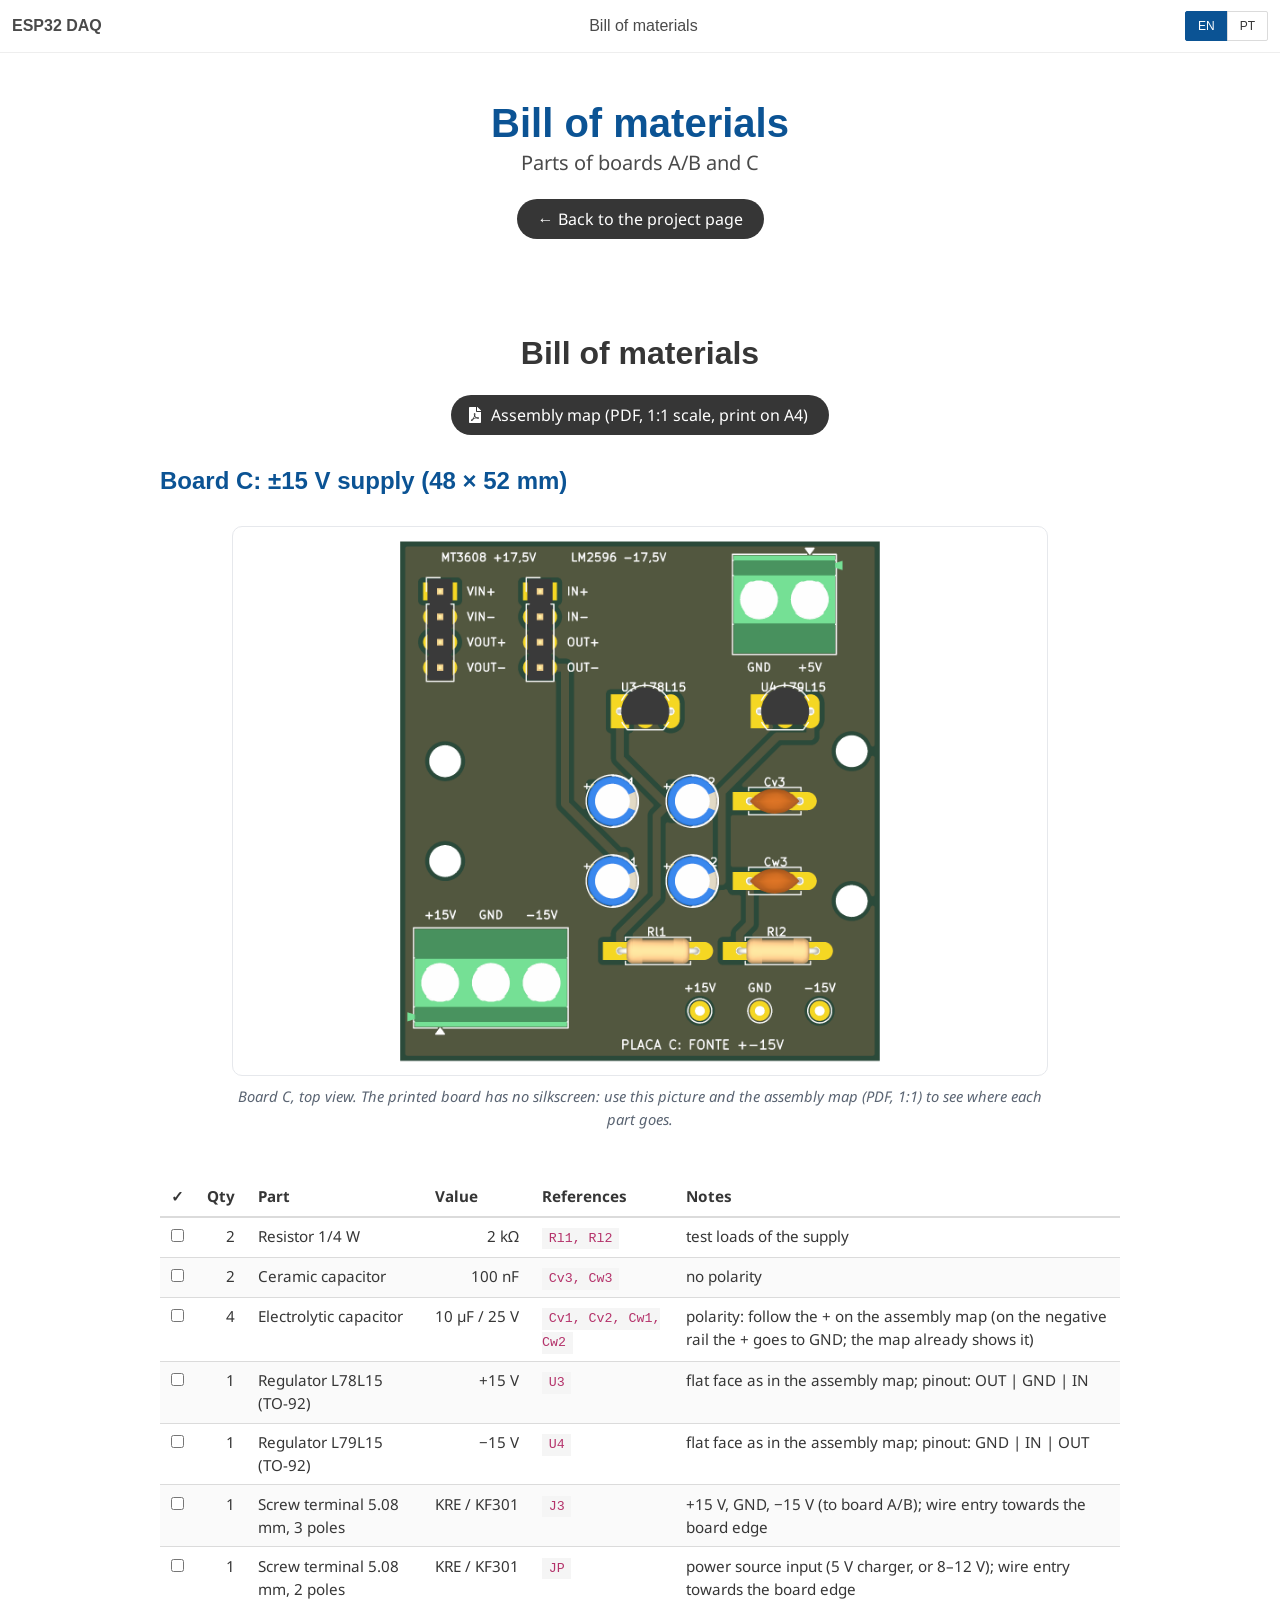
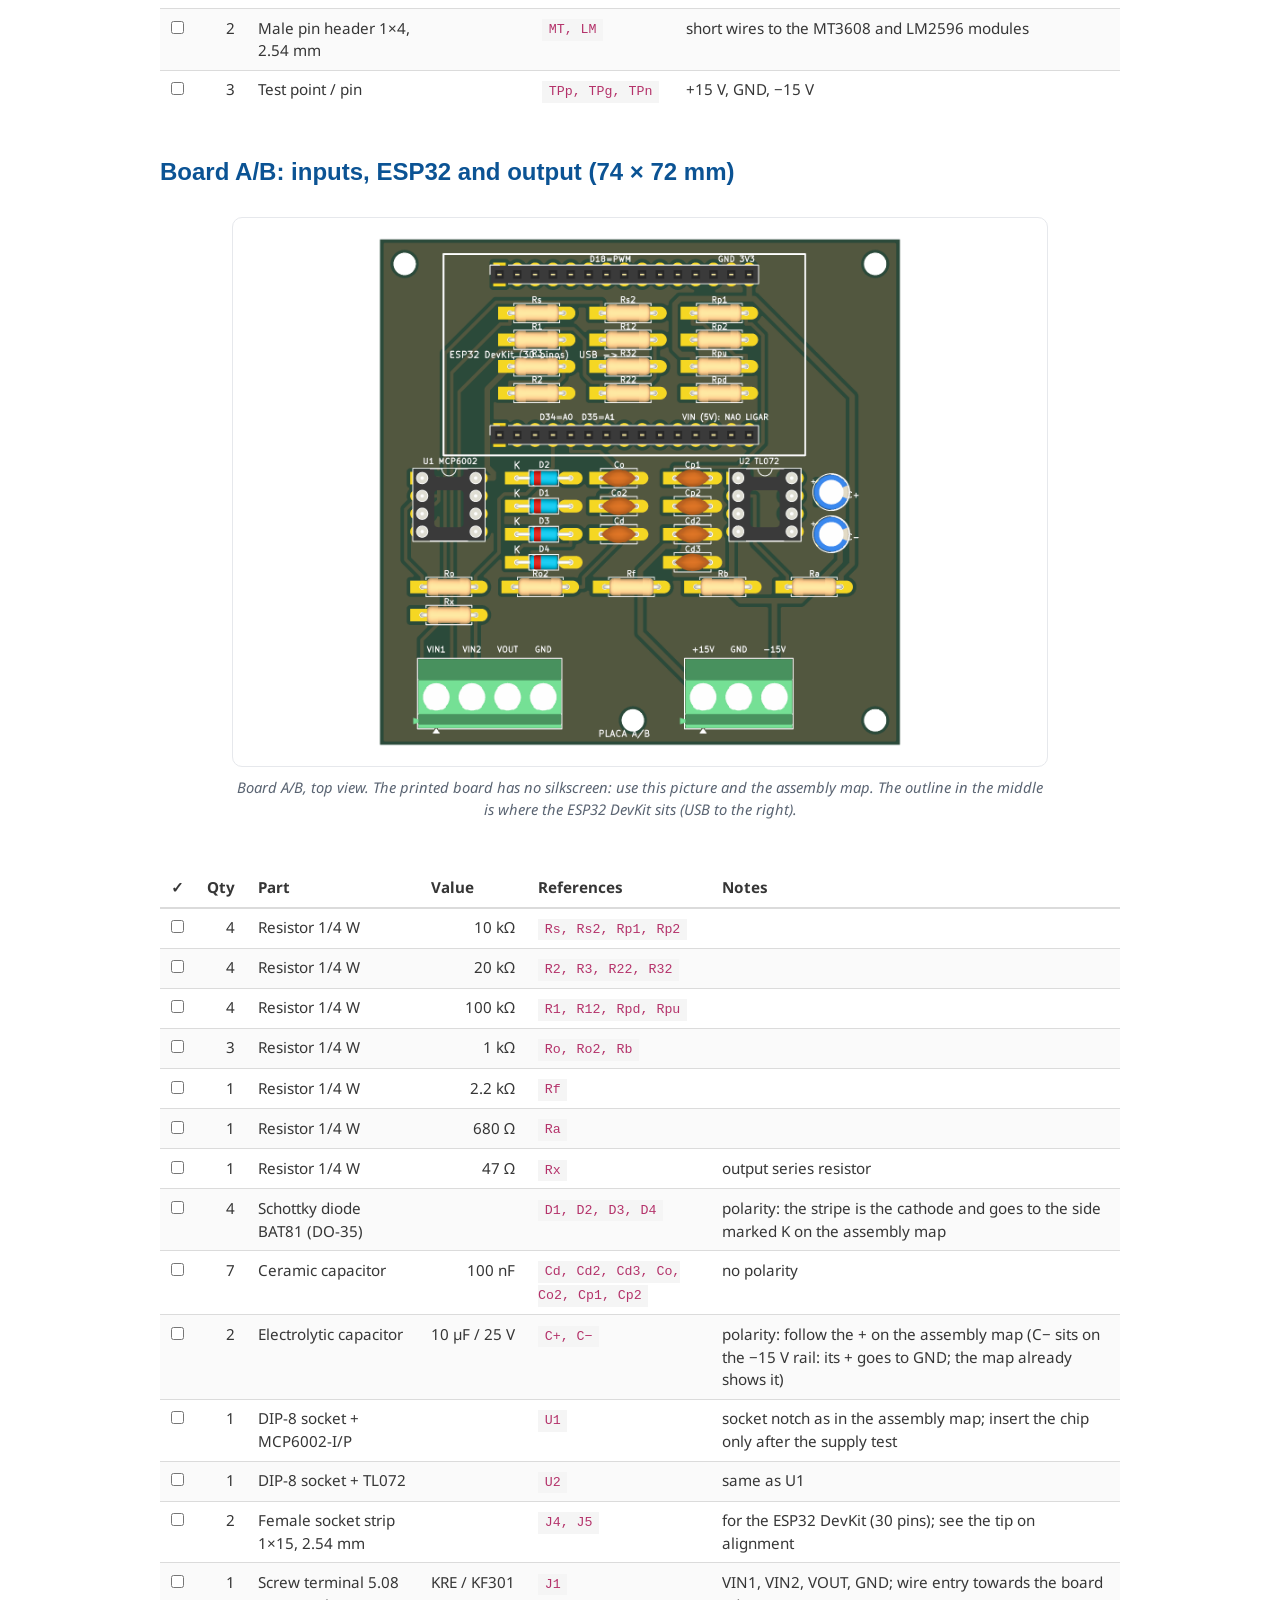
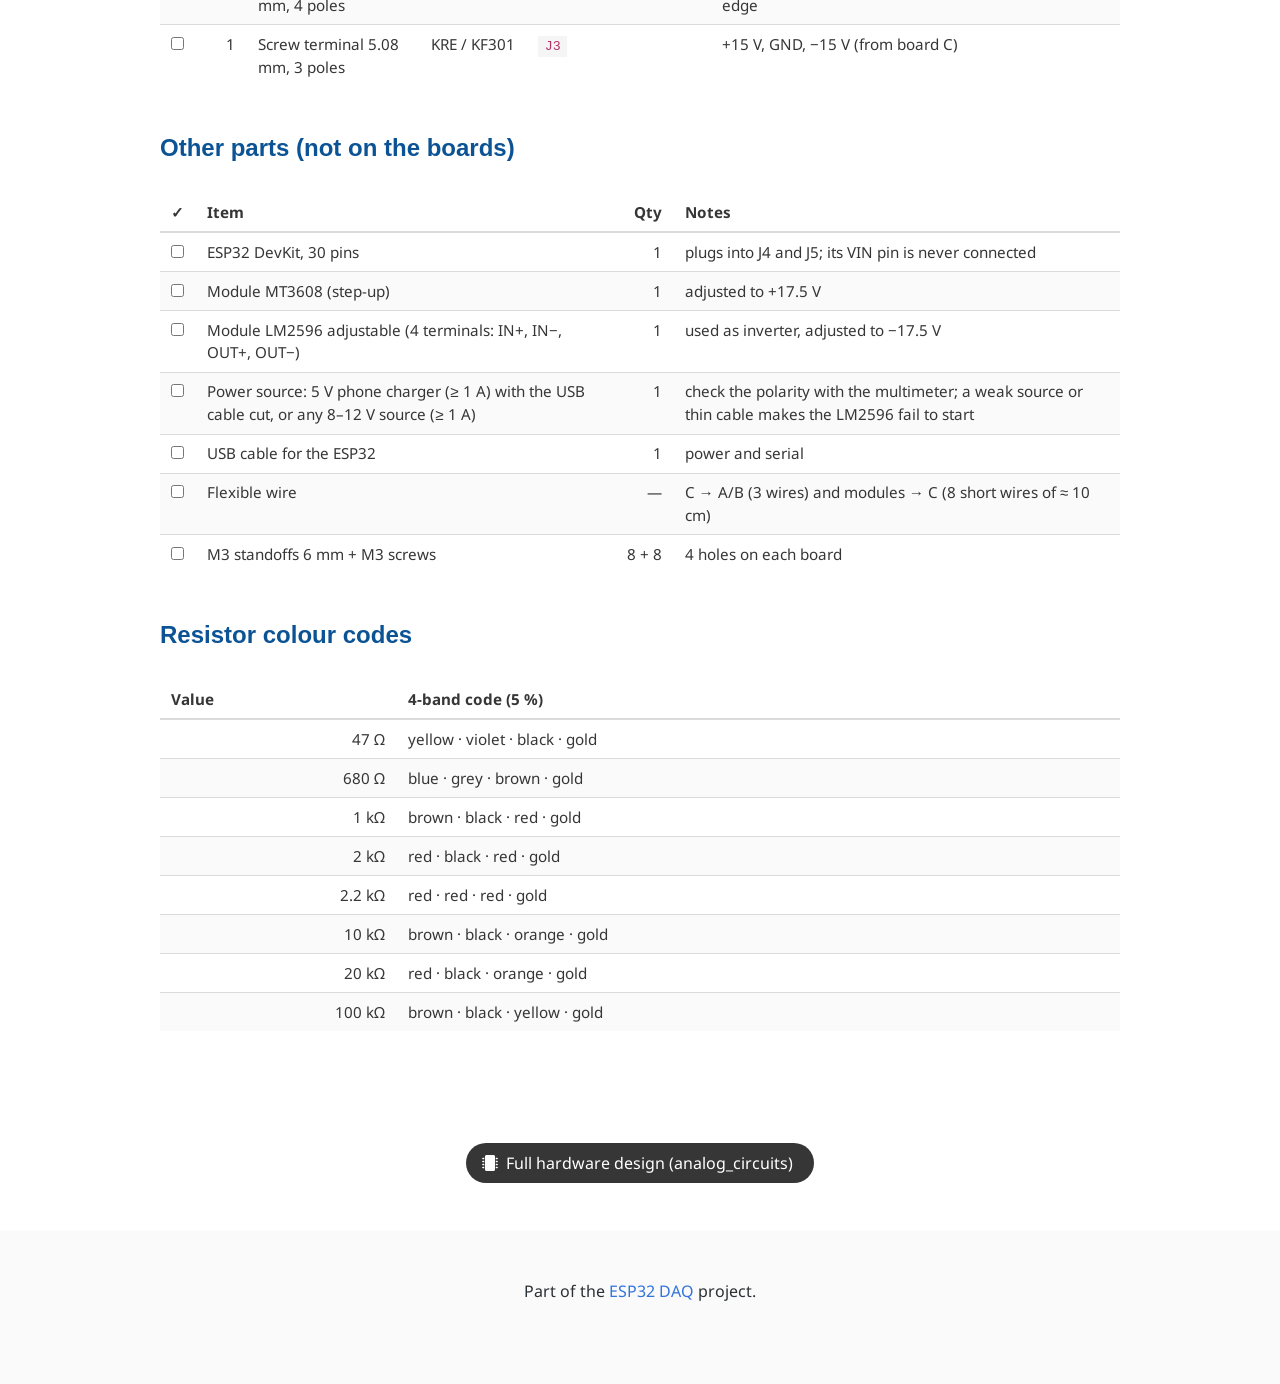
<file: docs/build.html>
<!DOCTYPE html>
<html lang="en" data-lang="en">
<head>
  <meta charset="utf-8">
  <meta name="description" content="ESP32 DAQ: bill of materials for boards A/B and C.">
  <meta name="viewport" content="width=device-width, initial-scale=1">
  <title>ESP32 DAQ: bill of materials</title>
  <link href="https://fonts.googleapis.com/css?family=Google+Sans|Noto+Sans|Castoro" rel="stylesheet">
  <link rel="stylesheet" href="./static/css/bulma.min.css">
  <link rel="stylesheet" href="./static/css/index.css">
  <link rel="stylesheet" href="./static/css/daq.css">
  <link rel="icon" href="./static/img/favicon.svg">
  <style>
    html[data-lang="en"] .pt { display: none !important; }
    html[data-lang="pt"] .en { display: none !important; }
    .langsw .button.is-active-lang { background: var(--azul); color: #fff; border-color: var(--azul); }
    table.bom td.ok, table.bom th.ok { width: 2.2rem; text-align: center; }
    table.bom code { white-space: normal; }
    ol.steps { margin-left: 1.4rem; } ol.steps li { margin: .5rem 0; }
    .warn { border-left: 4px solid #c0392b; background: #fdf1ef; padding: .8rem 1rem; border-radius: 0 8px 8px 0; margin: 1.2rem 0; }
    .tools { columns: 2; column-gap: 2rem; } @media (max-width: 768px) { .tools { columns: 1; } }
    @media print { .navbar, footer { display: none; } }
  </style>
  <script defer src="./static/js/fontawesome.all.min.js"></script>
  <script>
    (function () {
      var lang = 'en';
      try { lang = localStorage.getItem('daq-lang') || ((navigator.language || '').toLowerCase().indexOf('pt') === 0 ? 'pt' : 'en'); } catch (e) {}
      function apply(l) {
        document.documentElement.setAttribute('data-lang', l); document.documentElement.lang = l;
        document.querySelectorAll('[data-set-lang]').forEach(function (b) { b.classList.toggle('is-active-lang', b.getAttribute('data-set-lang') === l); });
      }
      document.documentElement.setAttribute('data-lang', lang);
      document.addEventListener('DOMContentLoaded', function () {
        apply(lang);
        document.querySelectorAll('[data-set-lang]').forEach(function (b) {
          b.addEventListener('click', function () { lang = b.getAttribute('data-set-lang'); apply(lang); try { localStorage.setItem('daq-lang', lang); } catch (e) {} });
        });
        var bg = document.querySelector('.navbar-burger'), m = document.querySelector('.navbar-menu');
        bg.addEventListener('click', function () { bg.classList.toggle('is-active'); m.classList.toggle('is-active'); });
        m.querySelectorAll('a.navbar-item').forEach(function (a) { a.addEventListener('click', function () { bg.classList.remove('is-active'); m.classList.remove('is-active'); }); });
      });
    })();
  </script>
</head>
<body>
<nav class="navbar" role="navigation" aria-label="main navigation">
  <div class="navbar-brand">
    <a class="navbar-item" href="./index.html"><strong>ESP32 DAQ</strong></a>
    <a role="button" class="navbar-burger" aria-label="menu" aria-expanded="false">
      <span aria-hidden="true"></span><span aria-hidden="true"></span><span aria-hidden="true"></span>
    </a>
  </div>
  <div class="navbar-menu">
    <div class="navbar-start" style="flex-grow: 1; justify-content: center;">
      <a class="navbar-item" href="#bom"><span class="en">Bill of materials</span><span class="pt">Lista de componentes</span></a>
    </div>
    <div class="navbar-end">
      <div class="navbar-item"><div class="buttons has-addons langsw">
        <button class="button is-small" data-set-lang="en">EN</button><button class="button is-small" data-set-lang="pt">PT</button>
      </div></div>
    </div>
  </div>
</nav>

<section class="hero" id="top"><div class="hero-body"><div class="container is-max-desktop has-text-centered">
  <h1 class="title is-2 publication-title"><span class="en">Bill of materials</span><span class="pt">Lista de componentes</span></h1>
  <p class="subtitle is-5"><span class="en">Parts of boards A/B and C</span><span class="pt">Peças das placas A/B e C</span></p>
  <p><a class="button is-rounded is-dark" href="./index.html"><span class="en">← Back to the project page</span><span class="pt">← Voltar à página do projeto</span></a></p>
</div></div></section>

<section class="section" id="bom"><div class="container is-max-desktop"><div class="content">
  <h2 class="title is-3 section-title has-text-centered"><span class="en">Bill of materials</span><span class="pt">Lista de componentes</span></h2>
  <p class="has-text-centered"><a class="button is-rounded is-dark" href="./static/pdf/mapa_montagem.pdf" target="_blank" rel="noopener"><span class="icon"><i class="fas fa-file-pdf"></i></span><span><span class="en">Assembly map (PDF, 1:1 scale, print on A4)</span><span class="pt">Mapa de montagem (PDF, escala 1:1, imprimir em A4)</span></span></a></p>
  <h3><span class="en">Board C: ±15 V supply (48 × 52 mm)</span><span class="pt">Placa C: fonte de ±15 V (48 × 52 mm)</span></h3>
  <figure class="fig w85"><img src="./static/img/asm_c_top.png" alt="Board C, top view with component labels"><figcaption><span class="en">Board C, top view. The printed board has no silkscreen: use this picture and the assembly map (PDF, 1:1) to see where each part goes.</span><span class="pt">Placa C, vista de cima. A placa impressa não tem serigrafia: use esta figura e o mapa de montagem (PDF, escala 1:1) para ver onde vai cada peça.</span></figcaption></figure>
  <div class="table-container"><table class="table is-striped is-fullwidth bom"><thead><tr>
<th class="ok">✓</th><th class="num"><span class="en">Qty</span><span class="pt">Qtd</span></th><th><span class="en">Part</span><span class="pt">Peça</span></th><th><span class="en">Value</span><span class="pt">Valor</span></th><th><span class="en">References</span><span class="pt">Referências</span></th><th><span class="en">Notes</span><span class="pt">Observações</span></th></tr></thead><tbody>
<tr><td class="ok"><input type="checkbox" aria-label="done"></td><td class="num">2</td><td><span class="en">Resistor 1/4 W</span><span class="pt">Resistor 1/4 W</span></td><td class="num">2 kΩ</td><td><code>Rl1, Rl2</code></td><td><span class="en">test loads of the supply</span><span class="pt">cargas de teste da fonte</span></td></tr>
<tr><td class="ok"><input type="checkbox" aria-label="done"></td><td class="num">2</td><td><span class="en">Ceramic capacitor</span><span class="pt">Capacitor cerâmico</span></td><td class="num">100 nF</td><td><code>Cv3, Cw3</code></td><td><span class="en">no polarity</span><span class="pt">sem polaridade</span></td></tr>
<tr><td class="ok"><input type="checkbox" aria-label="done"></td><td class="num">4</td><td><span class="en">Electrolytic capacitor</span><span class="pt">Capacitor eletrolítico</span></td><td class="num">10 µF / 25 V</td><td><code>Cv1, Cv2, Cw1, Cw2</code></td><td><span class="en">polarity: follow the + on the assembly map (on the negative rail the + goes to GND; the map already shows it)</span><span class="pt">polaridade: siga o + do mapa de montagem (na trilha negativa o + vai ao GND; o mapa já mostra)</span></td></tr>
<tr><td class="ok"><input type="checkbox" aria-label="done"></td><td class="num">1</td><td><span class="en">Regulator L78L15 (TO-92)</span><span class="pt">Regulador L78L15 (TO-92)</span></td><td class="num">+15 V</td><td><code>U3</code></td><td><span class="en">flat face as in the assembly map; pinout: OUT | GND | IN</span><span class="pt">face plana como no mapa de montagem; pinagem: OUT | GND | IN</span></td></tr>
<tr><td class="ok"><input type="checkbox" aria-label="done"></td><td class="num">1</td><td><span class="en">Regulator L79L15 (TO-92)</span><span class="pt">Regulador L79L15 (TO-92)</span></td><td class="num">−15 V</td><td><code>U4</code></td><td><span class="en">flat face as in the assembly map; pinout: GND | IN | OUT</span><span class="pt">face plana como no mapa de montagem; pinagem: GND | IN | OUT</span></td></tr>
<tr><td class="ok"><input type="checkbox" aria-label="done"></td><td class="num">1</td><td><span class="en">Screw terminal 5.08 mm, 3 poles</span><span class="pt">Borne de parafuso 5,08 mm, 3 polos</span></td><td class="num">KRE / KF301</td><td><code>J3</code></td><td><span class="en">+15 V, GND, −15 V (to board A/B); wire entry towards the board edge</span><span class="pt">+15 V, GND, −15 V (para a placa A/B); entrada do fio voltada para a borda</span></td></tr>
<tr><td class="ok"><input type="checkbox" aria-label="done"></td><td class="num">1</td><td><span class="en">Screw terminal 5.08 mm, 2 poles</span><span class="pt">Borne de parafuso 5,08 mm, 2 polos</span></td><td class="num">KRE / KF301</td><td><code>JP</code></td><td><span class="en">power source input (5 V charger, or 8–12 V); wire entry towards the board edge</span><span class="pt">entrada da fonte (carregador de 5 V ou 8 a 12 V); entrada do fio voltada para a borda</span></td></tr>
<tr><td class="ok"><input type="checkbox" aria-label="done"></td><td class="num">2</td><td><span class="en">Male pin header 1×4, 2.54 mm</span><span class="pt">Barra de pinos macho 1×4, 2,54 mm</span></td><td class="num"></td><td><code>MT, LM</code></td><td><span class="en">short wires to the MT3608 and LM2596 modules</span><span class="pt">fios curtos para os módulos MT3608 e LM2596</span></td></tr>
<tr><td class="ok"><input type="checkbox" aria-label="done"></td><td class="num">3</td><td><span class="en">Test point / pin</span><span class="pt">Ponto de teste / pino</span></td><td class="num"></td><td><code>TPp, TPg, TPn</code></td><td><span class="en">+15 V, GND, −15 V</span><span class="pt">+15 V, GND, −15 V</span></td></tr>
</tbody></table></div>
  <h3><span class="en">Board A/B: inputs, ESP32 and output (74 × 72 mm)</span><span class="pt">Placa A/B: entradas, ESP32 e saída (74 × 72 mm)</span></h3>
  <figure class="fig w85"><img src="./static/img/asm_ab_top.png" alt="Board A/B, top view with component labels"><figcaption><span class="en">Board A/B, top view. The printed board has no silkscreen: use this picture and the assembly map. The outline in the middle is where the ESP32 DevKit sits (USB to the right).</span><span class="pt">Placa A/B, vista de cima. A placa impressa não tem serigrafia: use esta figura e o mapa de montagem. O retângulo no meio é o lugar do ESP32 DevKit (USB para a direita).</span></figcaption></figure>
  <div class="table-container"><table class="table is-striped is-fullwidth bom"><thead><tr>
<th class="ok">✓</th><th class="num"><span class="en">Qty</span><span class="pt">Qtd</span></th><th><span class="en">Part</span><span class="pt">Peça</span></th><th><span class="en">Value</span><span class="pt">Valor</span></th><th><span class="en">References</span><span class="pt">Referências</span></th><th><span class="en">Notes</span><span class="pt">Observações</span></th></tr></thead><tbody>
<tr><td class="ok"><input type="checkbox" aria-label="done"></td><td class="num">4</td><td><span class="en">Resistor 1/4 W</span><span class="pt">Resistor 1/4 W</span></td><td class="num">10 kΩ</td><td><code>Rs, Rs2, Rp1, Rp2</code></td><td></td></tr>
<tr><td class="ok"><input type="checkbox" aria-label="done"></td><td class="num">4</td><td><span class="en">Resistor 1/4 W</span><span class="pt">Resistor 1/4 W</span></td><td class="num">20 kΩ</td><td><code>R2, R3, R22, R32</code></td><td></td></tr>
<tr><td class="ok"><input type="checkbox" aria-label="done"></td><td class="num">4</td><td><span class="en">Resistor 1/4 W</span><span class="pt">Resistor 1/4 W</span></td><td class="num">100 kΩ</td><td><code>R1, R12, Rpd, Rpu</code></td><td></td></tr>
<tr><td class="ok"><input type="checkbox" aria-label="done"></td><td class="num">3</td><td><span class="en">Resistor 1/4 W</span><span class="pt">Resistor 1/4 W</span></td><td class="num">1 kΩ</td><td><code>Ro, Ro2, Rb</code></td><td></td></tr>
<tr><td class="ok"><input type="checkbox" aria-label="done"></td><td class="num">1</td><td><span class="en">Resistor 1/4 W</span><span class="pt">Resistor 1/4 W</span></td><td class="num">2.2 kΩ</td><td><code>Rf</code></td><td></td></tr>
<tr><td class="ok"><input type="checkbox" aria-label="done"></td><td class="num">1</td><td><span class="en">Resistor 1/4 W</span><span class="pt">Resistor 1/4 W</span></td><td class="num">680 Ω</td><td><code>Ra</code></td><td></td></tr>
<tr><td class="ok"><input type="checkbox" aria-label="done"></td><td class="num">1</td><td><span class="en">Resistor 1/4 W</span><span class="pt">Resistor 1/4 W</span></td><td class="num">47 Ω</td><td><code>Rx</code></td><td><span class="en">output series resistor</span><span class="pt">resistor em série da saída</span></td></tr>
<tr><td class="ok"><input type="checkbox" aria-label="done"></td><td class="num">4</td><td><span class="en">Schottky diode BAT81 (DO-35)</span><span class="pt">Diodo Schottky BAT81 (DO-35)</span></td><td class="num"></td><td><code>D1, D2, D3, D4</code></td><td><span class="en">polarity: the stripe is the cathode and goes to the side marked K on the assembly map</span><span class="pt">polaridade: a faixa é o catodo e vai para o lado marcado K no mapa de montagem</span></td></tr>
<tr><td class="ok"><input type="checkbox" aria-label="done"></td><td class="num">7</td><td><span class="en">Ceramic capacitor</span><span class="pt">Capacitor cerâmico</span></td><td class="num">100 nF</td><td><code>Cd, Cd2, Cd3, Co, Co2, Cp1, Cp2</code></td><td><span class="en">no polarity</span><span class="pt">sem polaridade</span></td></tr>
<tr><td class="ok"><input type="checkbox" aria-label="done"></td><td class="num">2</td><td><span class="en">Electrolytic capacitor</span><span class="pt">Capacitor eletrolítico</span></td><td class="num">10 µF / 25 V</td><td><code>C+, C−</code></td><td><span class="en">polarity: follow the + on the assembly map (C− sits on the −15 V rail: its + goes to GND; the map already shows it)</span><span class="pt">polaridade: siga o + do mapa de montagem (C− fica na trilha de −15 V: o + vai ao GND; o mapa já mostra)</span></td></tr>
<tr><td class="ok"><input type="checkbox" aria-label="done"></td><td class="num">1</td><td><span class="en">DIP-8 socket + MCP6002-I/P</span><span class="pt">Soquete DIP-8 + MCP6002-I/P</span></td><td class="num"></td><td><code>U1</code></td><td><span class="en">socket notch as in the assembly map; insert the chip only after the supply test</span><span class="pt">o entalhe do soquete é o do mapa de montagem; coloque o CI só depois do teste da fonte</span></td></tr>
<tr><td class="ok"><input type="checkbox" aria-label="done"></td><td class="num">1</td><td><span class="en">DIP-8 socket + TL072</span><span class="pt">Soquete DIP-8 + TL072</span></td><td class="num"></td><td><code>U2</code></td><td><span class="en">same as U1</span><span class="pt">igual ao U1</span></td></tr>
<tr><td class="ok"><input type="checkbox" aria-label="done"></td><td class="num">2</td><td><span class="en">Female socket strip 1×15, 2.54 mm</span><span class="pt">Barra de soquetes fêmea 1×15, 2,54 mm</span></td><td class="num"></td><td><code>J4, J5</code></td><td><span class="en">for the ESP32 DevKit (30 pins); see the tip on alignment</span><span class="pt">para o ESP32 DevKit (30 pinos); veja a dica de alinhamento</span></td></tr>
<tr><td class="ok"><input type="checkbox" aria-label="done"></td><td class="num">1</td><td><span class="en">Screw terminal 5.08 mm, 4 poles</span><span class="pt">Borne de parafuso 5,08 mm, 4 polos</span></td><td class="num">KRE / KF301</td><td><code>J1</code></td><td><span class="en">VIN1, VIN2, VOUT, GND; wire entry towards the board edge</span><span class="pt">VIN1, VIN2, VOUT, GND; entrada do fio voltada para a borda</span></td></tr>
<tr><td class="ok"><input type="checkbox" aria-label="done"></td><td class="num">1</td><td><span class="en">Screw terminal 5.08 mm, 3 poles</span><span class="pt">Borne de parafuso 5,08 mm, 3 polos</span></td><td class="num">KRE / KF301</td><td><code>J3</code></td><td><span class="en">+15 V, GND, −15 V (from board C)</span><span class="pt">+15 V, GND, −15 V (vindos da placa C)</span></td></tr>
</tbody></table></div>
  <h3><span class="en">Other parts (not on the boards)</span><span class="pt">Outros itens (fora das placas)</span></h3>
  <div class="table-container"><table class="table is-striped is-fullwidth bom"><thead><tr><th class="ok">✓</th><th><span class="en">Item</span><span class="pt">Item</span></th><th class="num"><span class="en">Qty</span><span class="pt">Qtd</span></th><th><span class="en">Notes</span><span class="pt">Observações</span></th></tr></thead><tbody>
<tr><td class="ok"><input type="checkbox" aria-label="done"></td><td><span class="en">ESP32 DevKit, 30 pins</span><span class="pt">ESP32 DevKit, 30 pinos</span></td><td class="num">1</td><td><span class="en">plugs into J4 and J5; its VIN pin is never connected</span><span class="pt">encaixa em J4 e J5; o pino VIN dele nunca é ligado</span></td></tr>
<tr><td class="ok"><input type="checkbox" aria-label="done"></td><td><span class="en">Module MT3608 (step-up)</span><span class="pt">Módulo MT3608 (step-up)</span></td><td class="num">1</td><td><span class="en">adjusted to +17.5 V</span><span class="pt">ajustado em +17,5 V</span></td></tr>
<tr><td class="ok"><input type="checkbox" aria-label="done"></td><td><span class="en">Module LM2596 adjustable (4 terminals: IN+, IN−, OUT+, OUT−)</span><span class="pt">Módulo LM2596 ajustável (4 terminais: IN+, IN−, OUT+, OUT−)</span></td><td class="num">1</td><td><span class="en">used as inverter, adjusted to −17.5 V</span><span class="pt">usado como inversor, ajustado em −17,5 V</span></td></tr>
<tr><td class="ok"><input type="checkbox" aria-label="done"></td><td><span class="en">Power source: 5 V phone charger (≥ 1 A) with the USB cable cut, or any 8–12 V source (≥ 1 A)</span><span class="pt">Fonte: carregador de celular de 5 V (≥ 1 A) com o cabo USB cortado, ou qualquer fonte de 8 a 12 V (≥ 1 A)</span></td><td class="num">1</td><td><span class="en">check the polarity with the multimeter; a weak source or thin cable makes the LM2596 fail to start</span><span class="pt">confira a polaridade com o multímetro; fonte fraca ou cabo fino faz o LM2596 não partir</span></td></tr>
<tr><td class="ok"><input type="checkbox" aria-label="done"></td><td><span class="en">USB cable for the ESP32</span><span class="pt">Cabo USB do ESP32</span></td><td class="num">1</td><td><span class="en">power and serial</span><span class="pt">alimentação e serial</span></td></tr>
<tr><td class="ok"><input type="checkbox" aria-label="done"></td><td><span class="en">Flexible wire</span><span class="pt">Fio flexível</span></td><td class="num">—</td><td><span class="en">C → A/B (3 wires) and modules → C (8 short wires of ≈ 10 cm)</span><span class="pt">C → A/B (3 fios) e módulos → C (8 fios curtos de ≈ 10 cm)</span></td></tr>
<tr><td class="ok"><input type="checkbox" aria-label="done"></td><td><span class="en">M3 standoffs 6 mm + M3 screws</span><span class="pt">Espaçadores M3 de 6 mm + parafusos M3</span></td><td class="num">8 + 8</td><td><span class="en">4 holes on each board</span><span class="pt">4 furos em cada placa</span></td></tr>
</tbody></table></div>
  <h3><span class="en">Resistor colour codes</span><span class="pt">Código de cores dos resistores</span></h3>
  <div class="table-container"><table class="table is-striped"><thead><tr><th><span class="en">Value</span><span class="pt">Valor</span></th><th><span class="en">4-band code (5 %)</span><span class="pt">Código de 4 faixas (5 %)</span></th></tr></thead><tbody>
<tr><td class="num">47 Ω</td><td><span class="en">yellow · violet · black · gold</span><span class="pt">amarelo · violeta · preto · dourado</span></td></tr>
<tr><td class="num">680 Ω</td><td><span class="en">blue · grey · brown · gold</span><span class="pt">azul · cinza · marrom · dourado</span></td></tr>
<tr><td class="num">1 kΩ</td><td><span class="en">brown · black · red · gold</span><span class="pt">marrom · preto · vermelho · dourado</span></td></tr>
<tr><td class="num">2 kΩ</td><td><span class="en">red · black · red · gold</span><span class="pt">vermelho · preto · vermelho · dourado</span></td></tr>
<tr><td class="num">2.2 kΩ</td><td><span class="en">red · red · red · gold</span><span class="pt">vermelho · vermelho · vermelho · dourado</span></td></tr>
<tr><td class="num">10 kΩ</td><td><span class="en">brown · black · orange · gold</span><span class="pt">marrom · preto · laranja · dourado</span></td></tr>
<tr><td class="num">20 kΩ</td><td><span class="en">red · black · orange · gold</span><span class="pt">vermelho · preto · laranja · dourado</span></td></tr>
<tr><td class="num">100 kΩ</td><td><span class="en">brown · black · yellow · gold</span><span class="pt">marrom · preto · amarelo · dourado</span></td></tr>
</tbody></table></div>
</div></div></section>

<section class="section"><div class="container is-max-desktop">
  <p class="has-text-centered"><a class="button is-rounded is-dark" href="https://github.com/helonayala/analog_circuits"><span class="icon"><i class="fas fa-microchip"></i></span><span><span class="en">Full hardware design (analog_circuits)</span><span class="pt">Projeto completo do hardware (analog_circuits)</span></span></a></p>
</div></section>

<footer class="footer"><div class="container"><div class="content has-text-centered"><p>
  <span class="en">Part of the </span><span class="pt">Parte da </span><a href="./index.html">ESP32 DAQ</a><span class="en"> project.</span><span class="pt">.</span>
</p></div></div></footer>
</body>
</html>
</file>
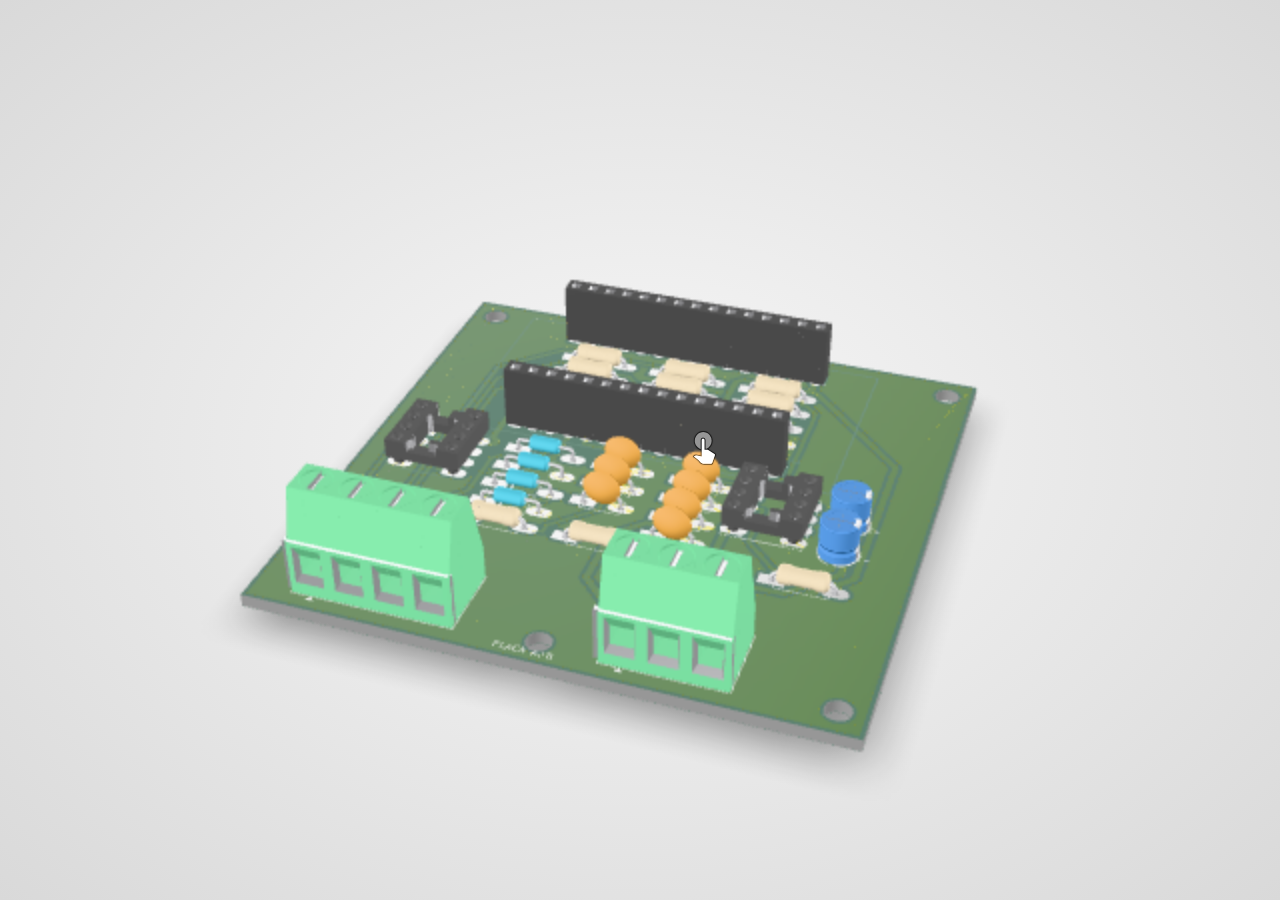
<file: docs/static/3d/viewer.html>
<!doctype html>
<html lang="en">
<head>
<meta charset="utf-8">
<meta name="viewport" content="width=device-width, initial-scale=1">
<title>3D model</title>
<style>
  html, body { margin: 0; height: 100%; background: radial-gradient(#f7f7f7, #d9d9d9); font-family: sans-serif; }
  model-viewer { width: 100%; height: 100%; --poster-color: transparent; }
</style>
<script type="module" src="../js/model-viewer.min.js"></script>
</head>
<body>
<model-viewer id="mv" camera-controls touch-action="pan-y" camera-orbit="30deg 55deg auto" field-of-view="30deg"
  shadow-intensity="1" exposure="0.8" interaction-prompt="auto"></model-viewer>
<script>
  // ?m=board_ab | board_c  (.glb file next to this page)
  var m = (new URLSearchParams(location.search).get('m') || 'board_ab').replace(/[^a-z_]/g, '');
  var mv = document.getElementById('mv');
  mv.setAttribute('src', m + '.glb');
  mv.setAttribute('poster', '../img/pcb_' + (m === 'board_c' ? 'c' : 'ab') + '_3d_persp.png');
  mv.setAttribute('alt', m === 'board_c' ? '3D model of board C: ±15 V supply' : '3D model of board A/B: inputs, ESP32 sockets and output');
</script>
</body>
</html>
</file>
<file: docs/static/css/index.css>
body {
  font-family: 'Noto Sans', sans-serif;
}


.footer .icon-link {
    font-size: 25px;
    color: #000;
}

.link-block a {
    margin-top: 5px;
    margin-bottom: 5px;
}

.dnerf {
  font-variant: small-caps;
}


.teaser .hero-body {
  padding-top: 0;
  padding-bottom: 3rem;
}

.teaser {
  font-family: 'Google Sans', sans-serif;
}


.publication-title {
}

.publication-banner {
  max-height: parent;

}

.publication-banner video {
  position: relative;
  left: auto;
  top: auto;
  transform: none;
  object-fit: fit;
}

.publication-header .hero-body {
}

.publication-title {
    font-family: 'Google Sans', sans-serif;
}

.publication-authors {
    font-family: 'Google Sans', sans-serif;
}

.publication-venue {
    color: #555;
    width: fit-content;
    font-weight: bold;
}

.publication-awards {
    color: #ff3860;
    width: fit-content;
    font-weight: bolder;
}

.publication-authors {
}

.publication-authors a {
   color: hsl(204, 86%, 53%) !important;
}

.publication-authors a:hover {
    text-decoration: underline;
}

.author-block {
  display: inline-block;
}

.publication-banner img {
}

.publication-authors {
  /*color: #4286f4;*/
}

.publication-video {
    position: relative;
    width: 100%;
    height: 0;
    padding-bottom: 56.25%;

    overflow: hidden;
    border-radius: 10px !important;
}

.publication-video iframe {
    position: absolute;
    top: 0;
    left: 0;
    width: 100%;
    height: 100%;
}

.publication-body img {
}

.results-carousel {
  overflow: hidden;
}

.results-carousel .item {
  margin: 5px;
  overflow: hidden;
  border: 1px solid #bbb;
  border-radius: 10px;
  padding: 0;
  font-size: 0;
}

.results-carousel video {
  margin: 0;
}


.interpolation-panel {
  background: #f5f5f5;
  border-radius: 10px;
}

.interpolation-panel .interpolation-image {
  width: 100%;
  border-radius: 5px;
}

.interpolation-video-column {
}

.interpolation-panel .slider {
  margin: 0 !important;
}

.interpolation-panel .slider {
  margin: 0 !important;
}

#interpolation-image-wrapper {
  width: 100%;
}
#interpolation-image-wrapper img {
  border-radius: 5px;
}
</file>
<file: docs/static/css/daq.css>
:root { --azul: #0b5394; --laranja: #b45f06; --cinza: #5a6472; }
html { scroll-behavior: smooth; scroll-padding-top: 4rem; }
body { color: #2b2f36; }
.navbar { position: sticky; top: 0; z-index: 30; border-bottom: 1px solid #eee; }
.navbar-item { font-family: 'Google Sans', sans-serif; }
.hero .publication-title { color: var(--azul); }
.hero .subtitle.is-4 { color: var(--cinza); font-family: 'Google Sans', sans-serif; }
.publication-authors .org { color: var(--cinza); }
.section-title { font-family: 'Google Sans', sans-serif; color: var(--azul); }
.content h3 { font-family: 'Google Sans', sans-serif; color: var(--azul); margin-top: 2rem; }
figure.fig { margin: 1.5rem auto; text-align: center; }
figure.fig img { display: block; margin: 0 auto; max-width: 100%; height: auto; background: #fff;
  border: 1px solid #e6e8ec; border-radius: 10px; padding: .6rem; }
figure.fig figcaption { font-size: .92rem; color: var(--cinza); margin-top: .6rem; }
.w70 { width: 70%; } .w85 { width: 85%; } .w95 { width: 95%; }
@media (max-width: 768px) { .w70, .w85, .w95 { width: 100%; } }
table.table { font-size: .95rem; margin: 1rem auto; }
table.table th { color: var(--azul); }
table.table td.num, table.table th.num { text-align: right; white-space: nowrap; }
.eq { text-align: center; margin: 1rem 0; overflow-x: auto; }
.viewer-3d { width: 100%; height: 440px; border: 1px solid #e6e8ec; border-radius: 10px; display: block; }
.viewer-3d-caption { text-align: center; font-size: .92rem; color: var(--cinza); margin: .5rem 0 1.6rem; }
.nota { border-left: 4px solid var(--laranja); background: #fff8f0; padding: .8rem 1rem; border-radius: 0 8px 8px 0; margin: 1.2rem 0; }
.chip { display: inline-block; background: #e9f1fa; color: var(--azul); border-radius: 999px; padding: .1rem .7rem; font-size: .85rem; margin: .1rem .15rem; }
pre { border-radius: 8px; font-size: .88rem; }
code { color: #b4326a; }
footer.footer { background: #fafafa; }
.chip { margin: .2rem .15rem; }
figure.fig img { width: 100%; }
.teaser figure.fig { width: 100%; }
.teaser .hero-body { width: 100%; }
.hero.teaser > .container { width: 100%; }
</file>
